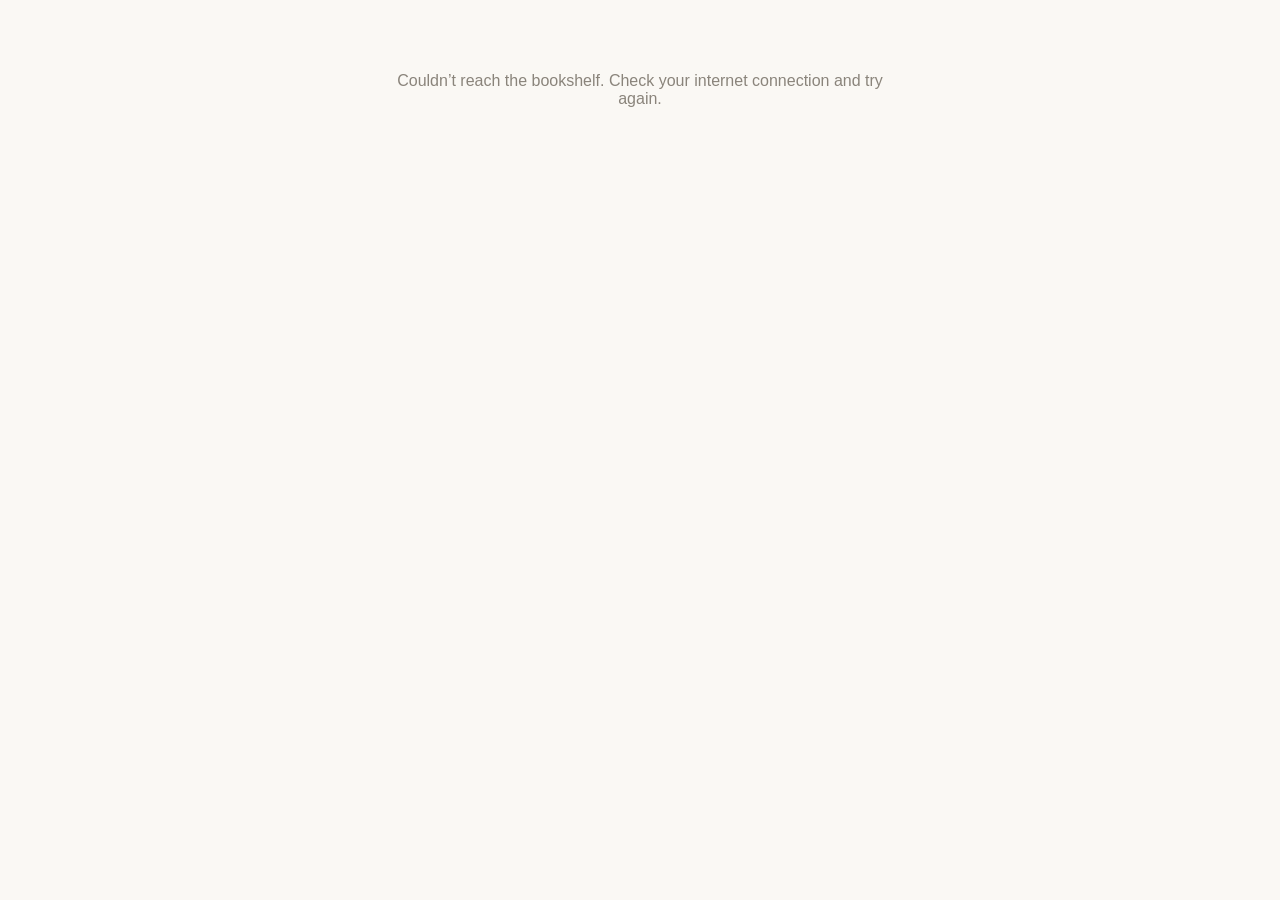
<file: index.html>
<!doctype html>
<html lang="en">
<head>
  <meta charset="utf-8">
  <!-- Makes the page fit a phone screen instead of a zoomed-out desktop view. -->
  <meta name="viewport" content="width=device-width, initial-scale=1, viewport-fit=cover">
  <title>Mohnblume’s Bookshelf</title>
  <!-- For "Add to Home Screen": the app's name, icon, and opening full-screen without Safari's address bar. -->
  <link rel="manifest" href="manifest.json">
  <link rel="apple-touch-icon" href="icons/apple-touch-icon.png">
  <meta name="apple-mobile-web-app-capable" content="yes">
  <meta name="apple-mobile-web-app-title" content="Bookshelf">
  <meta name="theme-color" content="#faf8f4" media="(prefers-color-scheme: light)">
  <meta name="theme-color" content="#161513" media="(prefers-color-scheme: dark)">
  <link rel="stylesheet" href="style.css">
</head>
<body>
  <!-- The app draws each screen inside this element (see app.js). -->
  <main id="app"></main>
  <script src="app.js"></script>
</body>
</html>
</file>
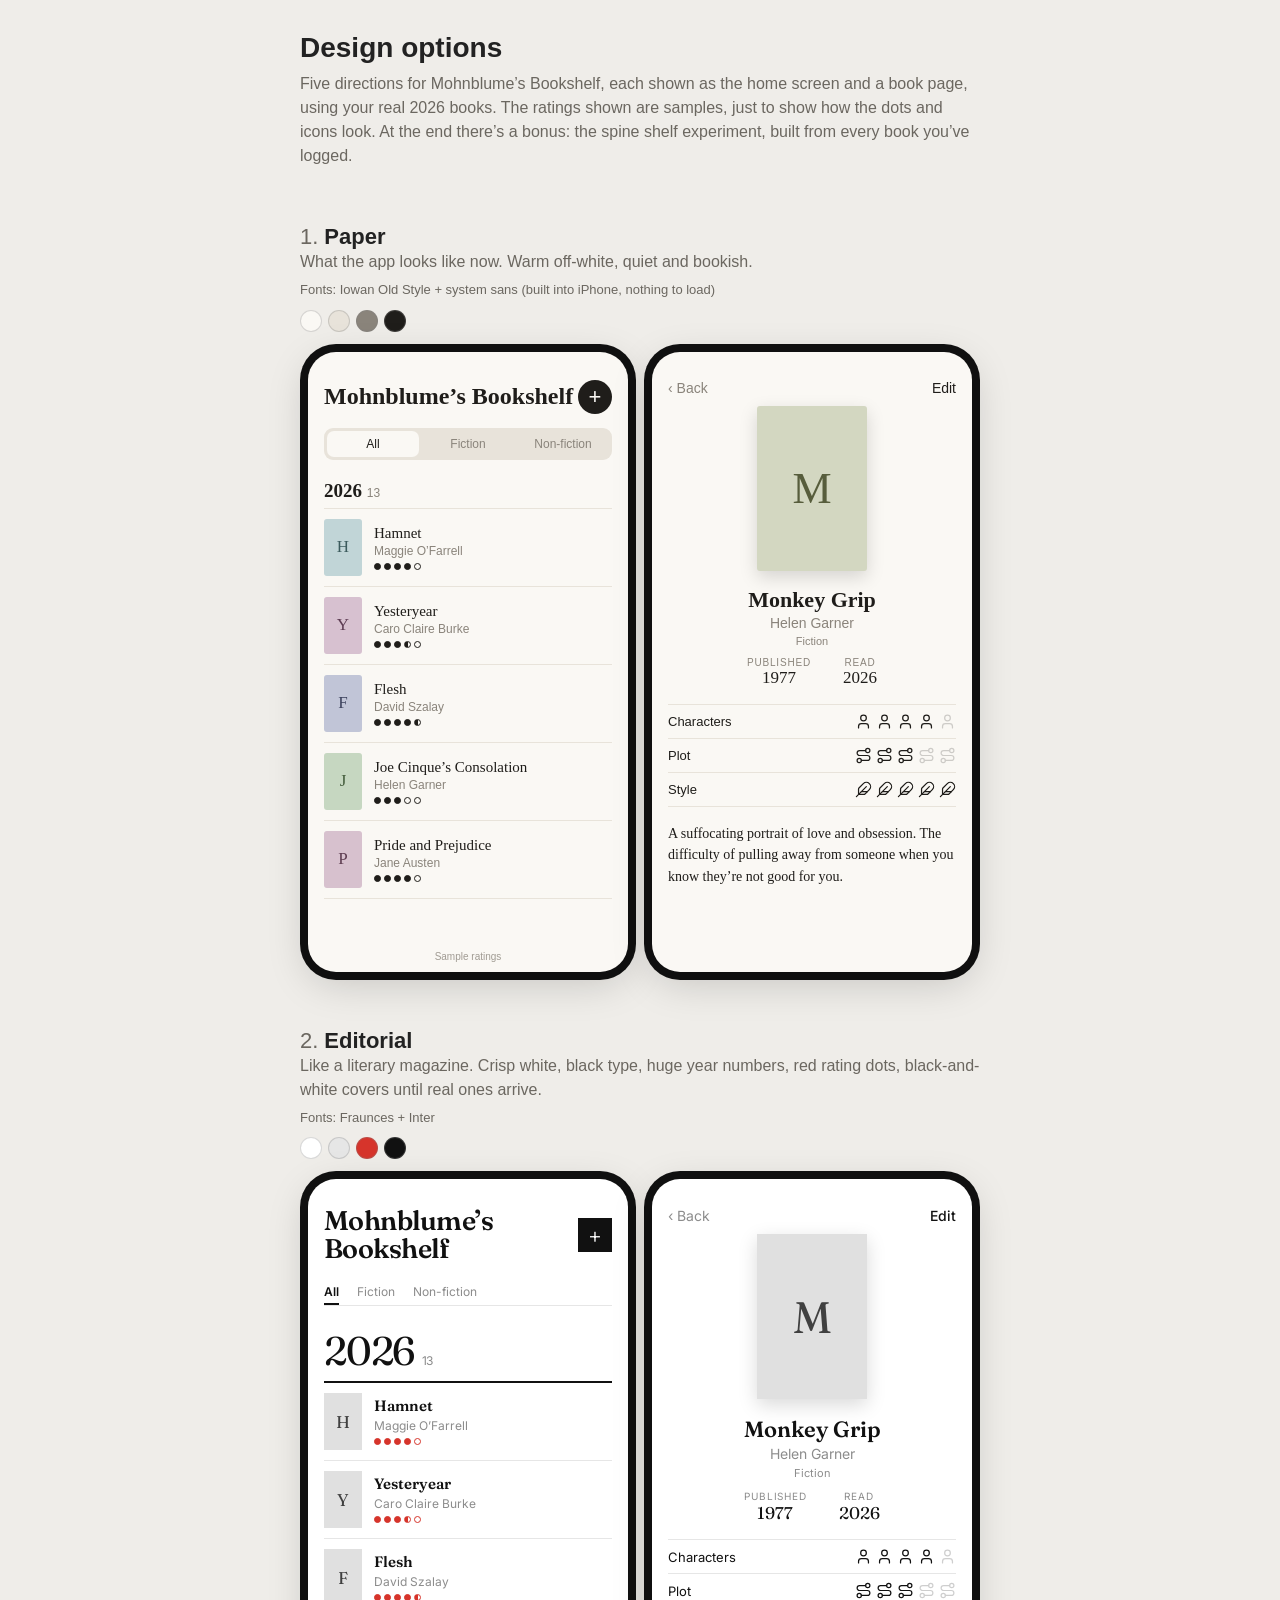
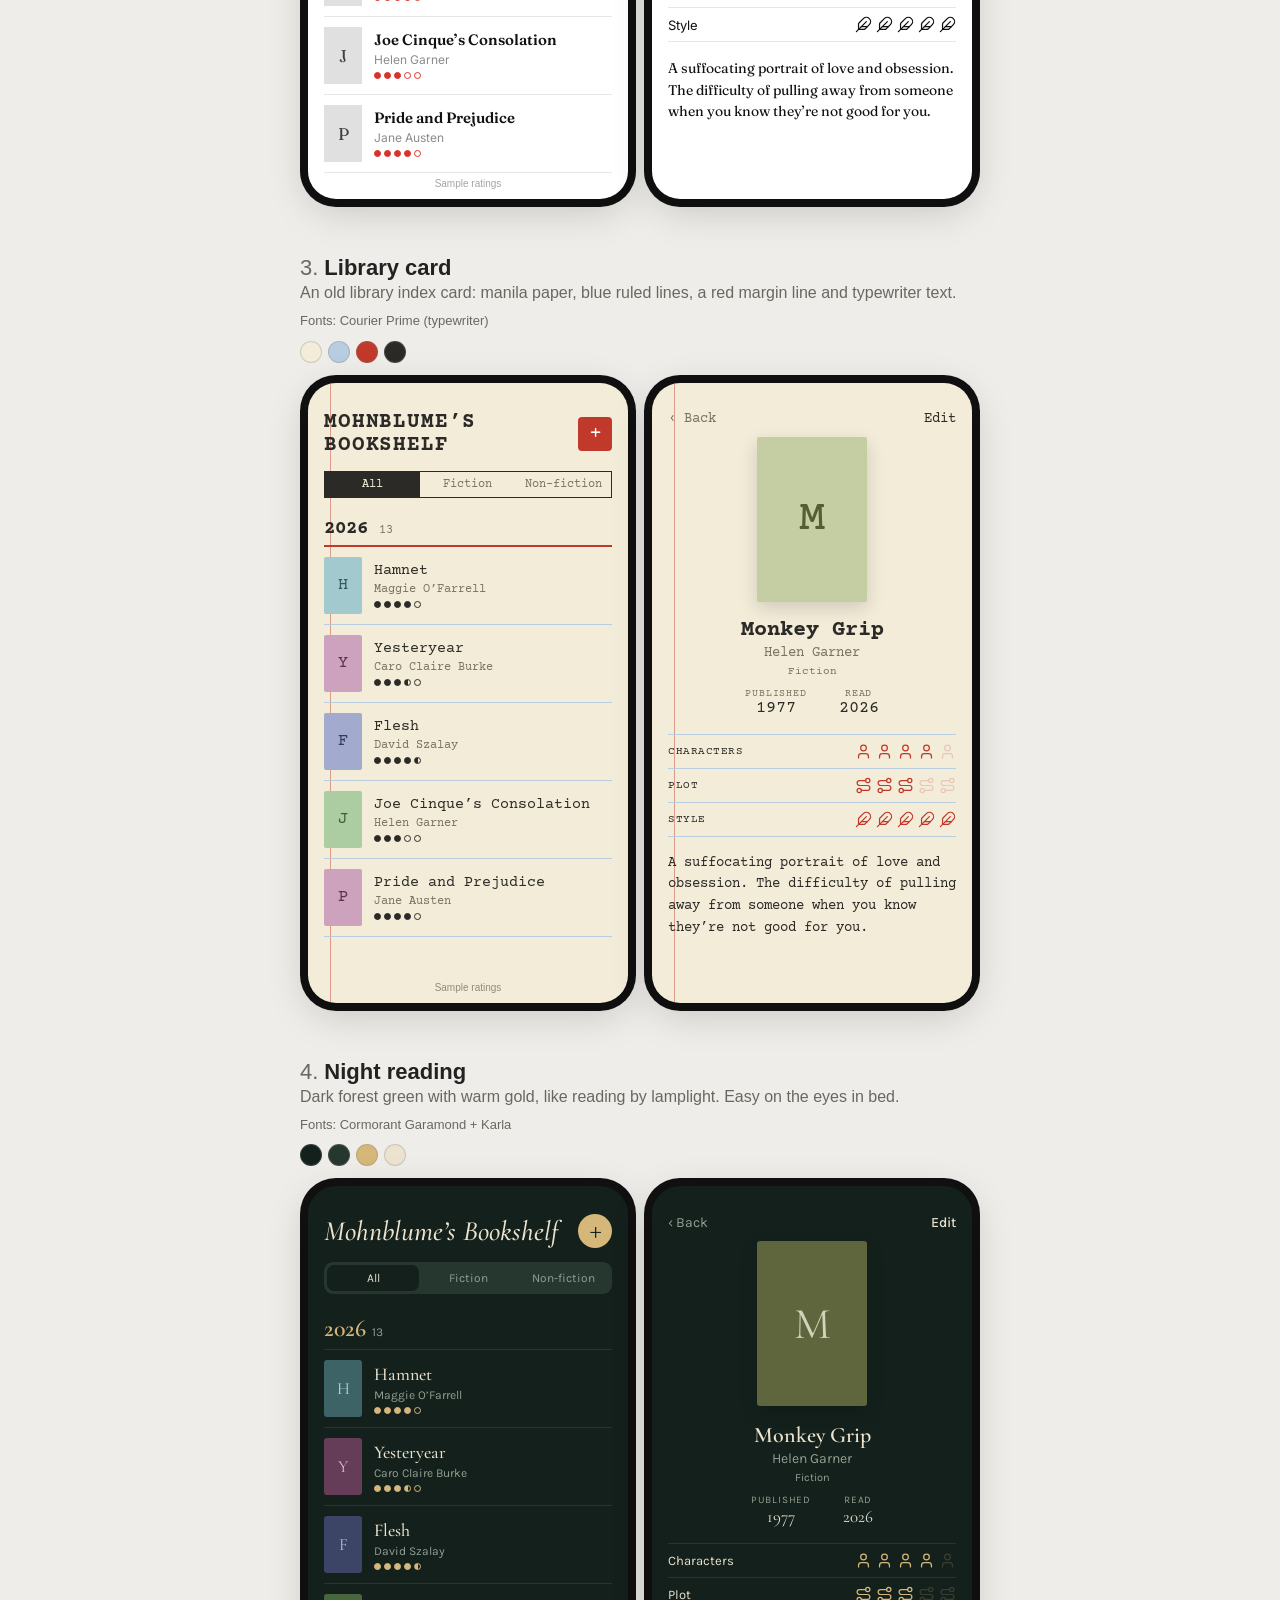
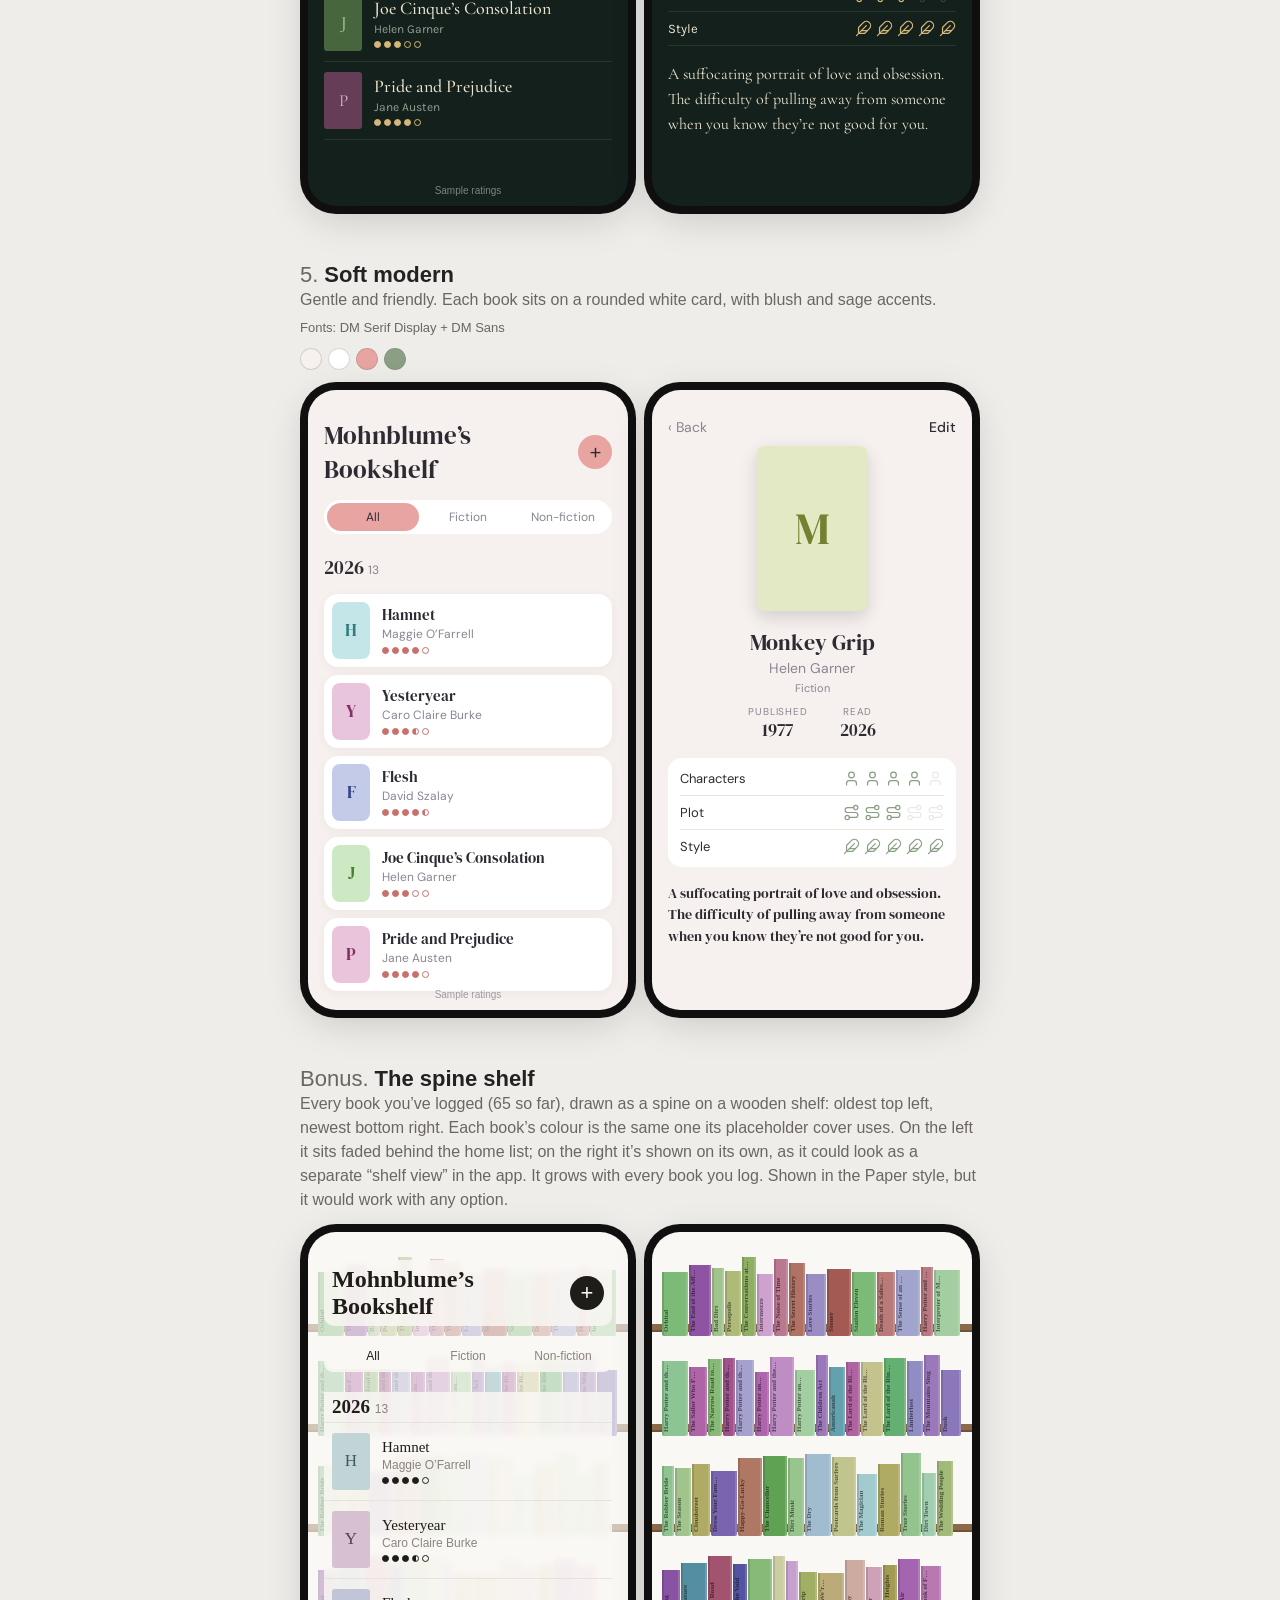
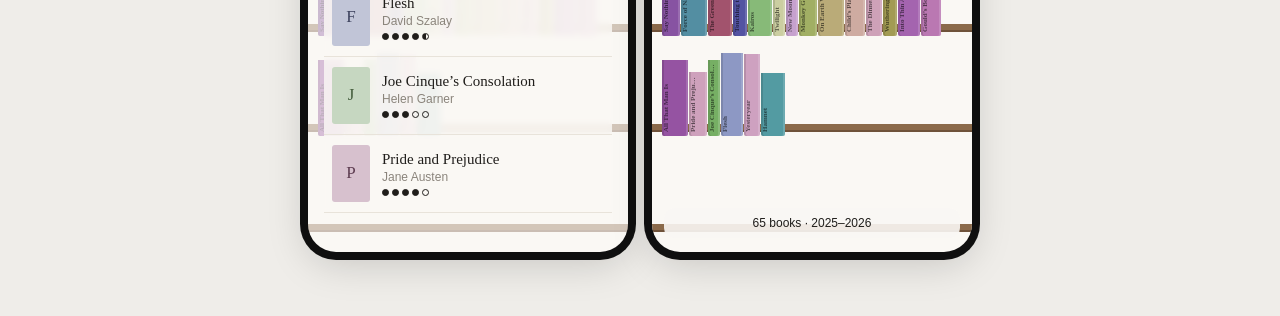
<file: design-options.html>
<!doctype html>
<html lang="en">
<head>
  <meta charset="utf-8">
  <meta name="viewport" content="width=device-width, initial-scale=1">
  <title>Design Options</title>
  <!-- Fonts for the options below, from Google Fonts (free). Only the chosen ones would go in the real app. -->
  <link rel="preconnect" href="https://fonts.googleapis.com">
  <link rel="preconnect" href="https://fonts.gstatic.com" crossorigin>
  <link href="https://fonts.googleapis.com/css2?family=Cormorant+Garamond:ital,wght@0,500;0,600;1,500&family=Courier+Prime:wght@400;700&family=DM+Sans:wght@400;500&family=DM+Serif+Display&family=Fraunces:opsz,wght@9..144,400;9..144,600&family=Inter:wght@400;500;600&family=Karla:wght@400;500&display=swap" rel="stylesheet">
  <style>
    /* ---------- The page itself (neutral, so the options stand out) ---------- */
    :root {
      --page-bg: #efede9;
      --page-text: #222;
      --page-muted: #6b6760;
    }
    @media (prefers-color-scheme: dark) {
      :root {
        --page-bg: #1b1a19;
        --page-text: #eee;
        --page-muted: #9b968e;
      }
    }
    * { box-sizing: border-box; margin: 0; padding: 0; }
    body {
      background: var(--page-bg);
      color: var(--page-text);
      font-family: -apple-system, BlinkMacSystemFont, "Helvetica Neue", sans-serif;
      padding: 32px 16px 64px;
    }
    .intro, .option-head { max-width: 680px; margin: 0 auto; }
    .intro h1 { font-size: 28px; margin-bottom: 8px; }
    .intro p, .option-head p { color: var(--page-muted); line-height: 1.5; }
    .option { margin-top: 56px; }
    .option-head h2 { font-size: 22px; }
    .option-head .number { color: var(--page-muted); font-weight: 400; margin-right: 6px; }
    .option-head .fonts { font-size: 13px; margin-top: 6px; }
    .swatches { display: flex; gap: 6px; margin-top: 10px; }
    .swatches span { width: 22px; height: 22px; border-radius: 50%; border: 1px solid rgb(128 128 128 / 0.3); }
    .previews { display: flex; flex-wrap: wrap; justify-content: center; gap: 24px; margin-top: 20px; }

    /* ---------- A phone-sized screen ---------- */
    .phone {
      width: 320px;
      height: 620px;
      overflow: hidden;
      position: relative;
      border-radius: 28px;
      box-shadow: 0 10px 40px rgb(0 0 0 / 0.18), 0 0 0 8px #111;
      background: var(--bg);
      color: var(--text);
      font-family: var(--body);
    }
    .screen { position: relative; height: 100%; padding: 28px 16px; }

    /* Shared layout (each theme below changes the look) */
    .top-row { display: flex; justify-content: space-between; align-items: center; margin-bottom: 14px; }
    .top-row h1 { font-family: var(--display); font-size: 24px; font-weight: 600; }
    .plus {
      width: 34px; height: 34px; border-radius: 50%; flex-shrink: 0;
      display: flex; align-items: center; justify-content: center;
      background: var(--accent); color: var(--on-accent); font-size: 22px; font-weight: 300;
    }
    .tabs { display: flex; gap: 3px; padding: 3px; background: var(--line); border-radius: 9px; margin-bottom: 20px; }
    .tabs span { flex: 1; text-align: center; padding: 6px 0; font-size: 12px; color: var(--muted); border-radius: 7px; }
    .tabs .active { background: var(--bg); color: var(--text); }
    .year { font-family: var(--display); font-size: 19px; font-weight: 600; padding-bottom: 6px; border-bottom: 1px solid var(--line); }
    .count { font-family: var(--body); font-size: 12px; font-weight: 400; color: var(--muted); }
    .rows { list-style: none; }
    .row { display: flex; align-items: center; gap: 12px; padding: 10px 0; border-bottom: 1px solid var(--line); }
    .title { font-family: var(--display); font-size: 15px; line-height: 1.25; }
    .author { color: var(--muted); font-size: 12px; margin-top: 2px; }
    .cover {
      flex-shrink: 0; width: 38px; height: 57px; border-radius: var(--cover-radius);
      display: flex; align-items: center; justify-content: center;
      background: hsl(var(--hue) var(--cover-s) var(--cover-l));
      color: hsl(var(--hue) var(--cover-s) var(--cover-text-l));
      font-family: var(--display); font-size: 17px;
    }
    .dots { display: flex; gap: 3px; margin-top: 5px; }
    .dot { width: 7px; height: 7px; border-radius: 50%; border: 1px solid var(--dot); }
    .dot.full { background: var(--dot); }
    .dot.half { background: linear-gradient(90deg, var(--dot) 50%, transparent 50%); }

    .bar { display: flex; justify-content: space-between; font-size: 14px; color: var(--muted); margin-bottom: 10px; }
    .bar b { color: var(--text); font-weight: 500; }
    .detail { text-align: center; }
    .cover.large { width: 110px; height: 165px; margin: 0 auto 16px; font-size: 44px; box-shadow: 0 6px 18px rgb(0 0 0 / 0.15); }
    .detail h1 { font-family: var(--display); font-size: 22px; font-weight: 600; }
    .detail .author { font-size: 14px; }
    .meta { color: var(--muted); font-size: 11px; margin-top: 4px; }
    .facts { display: flex; justify-content: center; gap: 32px; margin-top: 10px; }
    .facts dt { color: var(--muted); font-size: 10px; text-transform: uppercase; letter-spacing: 0.08em; }
    .facts dd { font-family: var(--display); font-size: 17px; }
    .ratings { margin: 16px 0; border-top: 1px solid var(--line); text-align: left; }
    .rating { display: flex; justify-content: space-between; align-items: center; padding: 8px 0; border-bottom: 1px solid var(--line); font-size: 13px; }
    .rating .label { text-transform: capitalize; }
    .icons { display: flex; gap: 4px; color: var(--icon); }
    .icon { width: 17px; height: 17px; fill: none; stroke: currentColor; stroke-width: 1.75; stroke-linecap: round; stroke-linejoin: round; opacity: 0.2; }
    .icon.on { opacity: 1; }
    .review { font-family: var(--display); font-size: 14px; line-height: 1.55; text-align: left; }
    .sample { position: absolute; bottom: 10px; left: 0; right: 0; text-align: center; font: 10px -apple-system, sans-serif; color: var(--muted); opacity: 0.8; }

    /* ---------- 1. Paper (what the app uses now) ---------- */
    .t-paper {
      --bg: #faf8f4; --text: #1f1d1a; --muted: #8a847b; --line: #e8e3da;
      --accent: #1f1d1a; --on-accent: #faf8f4; --dot: #1f1d1a; --icon: #1f1d1a;
      --display: "Iowan Old Style", Palatino, Georgia, serif;
      --body: -apple-system, BlinkMacSystemFont, "Helvetica Neue", sans-serif;
      --cover-s: 22%; --cover-l: 80%; --cover-text-l: 30%; --cover-radius: 3px;
    }

    /* ---------- 2. Editorial ---------- */
    .t-editorial {
      --bg: #ffffff; --text: #111; --muted: #8c8c8c; --line: #e6e6e6;
      --accent: #111; --on-accent: #fff; --dot: #d6342b; --icon: #111;
      --display: "Fraunces", Georgia, serif;
      --body: "Inter", -apple-system, sans-serif;
      --cover-s: 0%; --cover-l: 88%; --cover-text-l: 25%; --cover-radius: 0;
    }
    .t-editorial .top-row h1 { font-size: 27px; letter-spacing: -0.02em; line-height: 1.05; }
    .t-editorial .plus { border-radius: 0; }
    .t-editorial .tabs { background: none; padding: 0; gap: 18px; border-bottom: 1px solid var(--line); border-radius: 0; }
    .t-editorial .tabs span { flex: none; padding: 6px 0; border-radius: 0; }
    .t-editorial .tabs .active { background: none; box-shadow: inset 0 -2px 0 var(--text); font-weight: 600; }
    .t-editorial .year { font-size: 40px; font-weight: 400; letter-spacing: -0.03em; border-bottom: 2px solid var(--text); }
    .t-editorial .title { font-weight: 600; }

    /* ---------- 3. Library card ---------- */
    .t-card {
      --bg: #f3ecd9; --text: #2b2a26; --muted: #7b725f; --line: #b9cde0;
      --accent: #c0392b; --on-accent: #fff; --dot: #2b2a26; --icon: #c0392b;
      --display: "Courier Prime", "Courier New", monospace;
      --body: "Courier Prime", "Courier New", monospace;
      --cover-s: 30%; --cover-l: 72%; --cover-text-l: 28%; --cover-radius: 2px;
    }
    /* The red margin line of an index card. */
    .t-card .screen { background: linear-gradient(90deg, transparent 22px, rgb(192 57 43 / 0.45) 22px 23px, transparent 23px); }
    .t-card .top-row h1 { font-weight: 700; font-size: 21px; text-transform: uppercase; letter-spacing: 0.04em; }
    .t-card .plus { border-radius: 4px; }
    .t-card .tabs { background: none; border: 1px solid var(--text); border-radius: 0; padding: 0; gap: 0; }
    .t-card .tabs span { border-radius: 0; }
    .t-card .tabs .active { background: var(--text); color: var(--bg); }
    .t-card .year { font-weight: 700; border-bottom: 2px solid var(--accent); }
    .t-card .rating .label { text-transform: uppercase; font-size: 11px; letter-spacing: 0.05em; }

    /* ---------- 4. Night reading ---------- */
    .t-night {
      --bg: #13201b; --text: #ece3cf; --muted: #93a093; --line: #26372f;
      --accent: #d6b77a; --on-accent: #13201b; --dot: #d6b77a; --icon: #d6b77a;
      --display: "Cormorant Garamond", Georgia, serif;
      --body: "Karla", -apple-system, sans-serif;
      --cover-s: 25%; --cover-l: 32%; --cover-text-l: 78%; --cover-radius: 3px;
    }
    .t-night .top-row h1 { font-size: 28px; font-style: italic; font-weight: 500; }
    .t-night .year { font-size: 24px; color: var(--accent); }
    .t-night .title { font-size: 18px; font-weight: 500; }
    .t-night .review { font-size: 16px; }

    /* ---------- 5. Soft modern ---------- */
    .t-soft {
      --bg: #f6f1ee; --text: #2d2a32; --muted: #8b8492; --line: #ebe3de;
      --accent: #e8a4a0; --on-accent: #2d2a32; --dot: #c9706a; --icon: #8a9f84;
      --display: "DM Serif Display", Georgia, serif;
      --body: "DM Sans", -apple-system, sans-serif;
      --cover-s: 45%; --cover-l: 84%; --cover-text-l: 35%; --cover-radius: 8px;
    }
    .t-soft .top-row h1 { font-weight: 400; font-size: 25px; }
    .t-soft .tabs { background: #fff; border-radius: 999px; }
    .t-soft .tabs span { border-radius: 999px; }
    .t-soft .tabs .active { background: var(--accent); color: var(--on-accent); }
    .t-soft .year { font-weight: 400; border: 0; }
    .t-soft .rows { display: grid; gap: 8px; margin-top: 8px; }
    .t-soft .row { background: #fff; border: 0; border-radius: 14px; padding: 8px; box-shadow: 0 2px 8px rgb(80 50 60 / 0.06); }
    .t-soft .detail h1 { font-weight: 400; }
    .t-soft .ratings { background: #fff; border-radius: 14px; border: 0; padding: 4px 12px; }
    .t-soft .rating:last-child { border: 0; }

    /* ---------- Bonus: the spine shelf ---------- */
    /* Each shelf row is exactly 100px tall; the stripe repeats every 100px to draw a wooden plank under each row. */
    .shelf {
      display: flex; flex-wrap: wrap; align-content: flex-start; padding: 0 10px;
      background: repeating-linear-gradient(to bottom, transparent 0 92px, #8b6a4a 92px 98px, #6f523a 98px 100px);
    }
    .slot { height: 100px; display: flex; align-items: flex-end; padding-bottom: 8px; }
    .spine {
      border-radius: 2px 2px 0 0; margin-right: 1px;
      background: hsl(var(--hue) 32% var(--l));
      box-shadow: inset -2px 0 0 rgb(0 0 0 / 0.12), inset 2px 0 0 rgb(255 255 255 / 0.15);
      writing-mode: vertical-rl; transform: rotate(180deg);
      font: 600 7px var(--display); color: rgb(0 0 0 / 0.55);
      overflow: hidden; white-space: nowrap; text-overflow: ellipsis; padding: 4px 0; text-align: left;
    }
    .t-shelf .shelf { position: absolute; inset: 0; padding-top: 12px; }
    .t-shelf .over { position: relative; }
    .t-shelf .faded .shelf { opacity: 0.35; }
    .t-shelf .faded .top-row, .t-shelf .faded .tabs, .t-shelf .faded .year, .t-shelf .faded .row {
      background: rgb(250 248 244 / 0.82); backdrop-filter: blur(3px); -webkit-backdrop-filter: blur(3px);
    }
    .t-shelf .faded .top-row { padding: 6px 8px; border-radius: 10px; }
    .t-shelf .faded .row { padding-left: 8px; padding-right: 8px; }
    .t-shelf .faded .year { padding: 4px 8px; }
    .shelf-label {
      position: absolute; left: 12px; right: 12px; bottom: 14px; text-align: center;
      background: rgb(250 248 244 / 0.9); border-radius: 10px; padding: 8px; font-size: 12px;
    }
  </style>
</head>
<body>
  <header class="intro">
    <h1>Design options</h1>
    <p>Five directions for Mohnblume’s Bookshelf, each shown as the home screen and a book page, using your real 2026 books. The ratings shown are samples, just to show how the dots and icons look. At the end there’s a bonus: the spine shelf experiment, built from every book you’ve logged.</p>
  </header>
  <main id="options"></main>

  <script>
    // Your books (falls back to a few titles if books.json can't be read).
    const FALLBACK = [
      { title: "Yesteryear", author: "Caro Claire Burke", year: 2026, position: 12 },
      { title: "Flesh", author: "David Szalay", year: 2026, position: 11 },
      { title: "Joe Cinque’s Consolation", author: "Helen Garner", year: 2026, position: 10 },
      { title: "Pride and Prejudice", author: "Jane Austen", year: 2026, position: 9 },
      { title: "All That Man Is", author: "David Szalay", year: 2026, position: 8 },
    ];

    const OPTIONS = [
      { id: "paper", name: "Paper", fonts: "Iowan Old Style + system sans (built into iPhone, nothing to load)",
        about: "What the app looks like now. Warm off-white, quiet and bookish.",
        swatches: ["#faf8f4", "#e8e3da", "#8a847b", "#1f1d1a"] },
      { id: "editorial", name: "Editorial", fonts: "Fraunces + Inter",
        about: "Like a literary magazine. Crisp white, black type, huge year numbers, red rating dots, black-and-white covers until real ones arrive.",
        swatches: ["#ffffff", "#e6e6e6", "#d6342b", "#111111"] },
      { id: "card", name: "Library card", fonts: "Courier Prime (typewriter)",
        about: "An old library index card: manila paper, blue ruled lines, a red margin line and typewriter text.",
        swatches: ["#f3ecd9", "#b9cde0", "#c0392b", "#2b2a26"] },
      { id: "night", name: "Night reading", fonts: "Cormorant Garamond + Karla",
        about: "Dark forest green with warm gold, like reading by lamplight. Easy on the eyes in bed.",
        swatches: ["#13201b", "#26372f", "#d6b77a", "#ece3cf"] },
      { id: "soft", name: "Soft modern", fonts: "DM Serif Display + DM Sans",
        about: "Gentle and friendly. Each book sits on a rounded white card, with blush and sage accents.",
        swatches: ["#f6f1ee", "#ffffff", "#e8a4a0", "#8a9f84"] },
    ];

    // Lucide icons (lucide.dev, ISC licence) for the sample book page.
    const ICONS = {
      characters: '<path d="M19 21v-2a4 4 0 0 0-4-4H9a4 4 0 0 0-4 4v2"/><circle cx="12" cy="7" r="4"/>',
      plot: '<circle cx="6" cy="19" r="3"/><path d="M9 19h8.5a3.5 3.5 0 0 0 0-7h-11a3.5 3.5 0 0 1 0-7H15"/><circle cx="18" cy="5" r="3"/>',
      style: '<path d="M12.67 19a2 2 0 0 0 1.416-.588l6.154-6.172a6 6 0 0 0-8.49-8.49L5.586 9.914A2 2 0 0 0 5 11.328V18a1 1 0 0 0 1 1z"/><path d="M16 8 2 22"/><path d="M17.5 15H9"/>',
    };
    const SAMPLE_DOTS = [4, 3.5, 4.5, 3, 4]; // sample averages for the home rows
    const SAMPLE_RATINGS = { characters: 4, plot: 3, style: 5 };

    function hue(text) {
      let n = 0;
      for (const c of text) n = (n * 31 + c.charCodeAt(0)) % 360;
      return n;
    }

    function esc(text) {
      const r = { "&": "&amp;", "<": "&lt;", ">": "&gt;", '"': "&quot;", "'": "&#39;" };
      return String(text).replace(/[&<>"']/g, (c) => r[c]);
    }

    function dots(score) {
      let html = "";
      for (let i = 1; i <= 5; i++) {
        html += `<span class="dot ${score >= i ? "full" : score >= i - 0.5 ? "half" : ""}"></span>`;
      }
      return `<div class="dots">${html}</div>`;
    }

    function cover(title, extra = "") {
      return `<div class="cover ${extra}" style="--hue:${hue(title)}">${esc(title[0])}</div>`;
    }

    function homeScreen(recent, count) {
      const rows = recent.map((b, i) => `
        <li class="row">
          ${cover(b.title)}
          <div><p class="title">${esc(b.title)}</p><p class="author">${esc(b.author)}</p>${dots(SAMPLE_DOTS[i])}</div>
        </li>`).join("");
      return `
        <div class="top-row"><h1>Mohnblume’s Bookshelf</h1><span class="plus">+</span></div>
        <div class="tabs"><span class="active">All</span><span>Fiction</span><span>Non-fiction</span></div>
        <h2 class="year">2026 <span class="count">${count}</span></h2>
        <ul class="rows">${rows}</ul>`;
    }

    function bookScreen(book) {
      const rows = Object.entries(SAMPLE_RATINGS).map(([cat, score]) => {
        let icons = "";
        for (let i = 1; i <= 5; i++) icons += `<svg class="icon ${score >= i ? "on" : ""}" viewBox="0 0 24 24">${ICONS[cat]}</svg>`;
        return `<div class="rating"><span class="label">${cat}</span><span class="icons">${icons}</span></div>`;
      }).join("");
      const review = book.review ? book.review.split(". ").slice(0, 2).join(". ") + "." : "";
      return `
        <div class="bar"><span>‹ Back</span><b>Edit</b></div>
        <div class="detail">
          ${cover(book.title, "large")}
          <h1>${esc(book.title)}</h1>
          <p class="author">${esc(book.author)}</p>
          <p class="meta">Fiction</p>
          <dl class="facts"><div><dt>Published</dt><dd>${book.published || 1977}</dd></div><div><dt>Read</dt><dd>${book.year}</dd></div></dl>
          <div class="ratings">${rows}</div>
          <p class="review">${esc(review)}</p>
        </div>`;
    }

    // One spine per book. Width comes from the title length, height and shade from the title's "hue" number.
    function shelf(all) {
      const spines = all.map((b) => {
        const h = hue(b.title);
        const width = 12 + (b.title.length % 8) * 2;
        const height = 62 + (h % 23);
        const light = 48 + (h % 5) * 6;
        return `<div class="slot"><div class="spine" style="--hue:${h};--l:${light}%;width:${width}px;height:${height}px">${esc(b.title)}</div></div>`;
      }).join("");
      return `<div class="shelf">${spines}</div>`;
    }

    async function start() {
      let books = FALLBACK;
      try {
        books = await (await fetch("books.json")).json();
      } catch (e) {}

      const year2026 = books.filter((b) => b.year === 2026).sort((a, b) => b.position - a.position);
      const recent = year2026.slice(0, 5);
      const featured = books.find((b) => b.title === "Monkey Grip") || recent[0];
      const shelfOrder = [...books].sort((a, b) => a.year - b.year || a.position - b.position);

      const html = OPTIONS.map((o, i) => `
        <section class="option">
          <div class="option-head">
            <h2><span class="number">${i + 1}.</span>${o.name}</h2>
            <p>${o.about}</p>
            <p class="fonts">Fonts: ${o.fonts}</p>
            <div class="swatches">${o.swatches.map((c) => `<span style="background:${c}"></span>`).join("")}</div>
          </div>
          <div class="previews t-${o.id}">
            <div class="phone"><div class="screen">${homeScreen(recent, year2026.length)}<p class="sample">Sample ratings</p></div></div>
            <div class="phone"><div class="screen">${bookScreen(featured)}</div></div>
          </div>
        </section>`).join("");

      const bonus = `
        <section class="option">
          <div class="option-head">
            <h2><span class="number">Bonus.</span>The spine shelf</h2>
            <p>Every book you’ve logged (${books.length} so far), drawn as a spine on a wooden shelf: oldest top left, newest bottom right. Each book’s colour is the same one its placeholder cover uses. On the left it sits faded behind the home list; on the right it’s shown on its own, as it could look as a separate “shelf view” in the app. It grows with every book you log. Shown in the Paper style, but it would work with any option.</p>
          </div>
          <div class="previews t-paper t-shelf">
            <div class="phone"><div class="screen faded">${shelf(shelfOrder)}<div class="over">${homeScreen(recent, year2026.length)}</div></div></div>
            <div class="phone"><div class="screen">${shelf(shelfOrder)}<p class="shelf-label">${books.length} books · 2025–2026</p></div></div>
          </div>
        </section>`;

      document.getElementById("options").innerHTML = html + bonus;
    }

    start();
  </script>
</body>
</html>
</file>
<file: style.css>
/* Colours and fonts live here as variables, so the design session can change them in one place. */
:root {
  --bg: #faf8f4;
  --text: #1f1d1a;
  --muted: #8a847b;
  --line: #e8e3da;
  --danger: #b3261e;
  --sans: -apple-system, BlinkMacSystemFont, "Helvetica Neue", sans-serif;
  --serif: "Iowan Old Style", "Palatino", Georgia, serif;
}

/* Follows the iPhone's dark mode setting. */
@media (prefers-color-scheme: dark) {
  :root {
    --bg: #161513;
    --text: #efeae2;
    --muted: #8f887d;
    --line: #2b2925;
    --danger: #f2a49c;
  }
}

* {
  box-sizing: border-box;
  margin: 0;
  padding: 0;
}

body {
  background: var(--bg);
  color: var(--text);
  font-family: var(--sans);
  -webkit-font-smoothing: antialiased;
}

a {
  color: inherit;
  text-decoration: none;
}

/* Keeps the app phone-width even on a laptop, and clear of the iPhone notch. */
#app {
  max-width: 560px;
  margin: 0 auto;
  padding: max(24px, env(safe-area-inset-top)) 16px 48px;
}

.empty {
  color: var(--muted);
  text-align: center;
  padding: 48px 0;
}

/* ---------- Home screen ---------- */

.top-row {
  display: flex;
  justify-content: space-between;
  align-items: center;
  margin-bottom: 16px;
}

.top h1 {
  font-family: var(--serif);
  font-size: 28px;
  font-weight: 600;
}

/* A round "+" button. Flexbox centres the plus inside the circle. */
.add-button {
  flex-shrink: 0;
  display: flex;
  align-items: center;
  justify-content: center;
  width: 40px;
  height: 40px;
  border-radius: 50%;
  background: var(--text);
  color: var(--bg);
  font-size: 26px;
  font-weight: 300;
  line-height: 1;
}

.tabs {
  display: flex;
  gap: 4px;
  padding: 3px;
  background: var(--line);
  border-radius: 10px;
  margin-bottom: 28px;
}

.tabs button {
  flex: 1;
  border: 0;
  border-radius: 8px;
  padding: 8px 0;
  background: transparent;
  color: var(--muted);
  font: 500 14px var(--sans);
  cursor: pointer;
}

.tabs button.active {
  background: var(--bg);
  color: var(--text);
}

.year {
  font-family: var(--serif);
  font-size: 22px;
  font-weight: 600;
  padding-bottom: 8px;
  border-bottom: 1px solid var(--line);
}

.count {
  font-family: var(--sans);
  font-size: 14px;
  font-weight: 400;
  color: var(--muted);
}

.book-list {
  list-style: none;
  margin-bottom: 32px;
}

.book-row {
  display: flex;
  align-items: center;
  gap: 14px;
  padding: 12px 0;
  border-bottom: 1px solid var(--line);
}

.title {
  font-family: var(--serif);
  font-size: 17px;
  line-height: 1.25;
}

.author {
  color: var(--muted);
  font-size: 14px;
  margin-top: 2px;
}

/* ---------- Covers ---------- */

.cover {
  flex-shrink: 0;
  border-radius: 3px;
  object-fit: cover;
}

.cover.small {
  width: 44px;
  height: 66px;
}

.cover.large {
  width: 160px;
  height: 240px;
  margin: 8px auto 24px;
  box-shadow: 0 6px 20px rgb(0 0 0 / 0.12);
}

.cover.placeholder {
  display: flex;
  align-items: center;
  justify-content: center;
  background: hsl(var(--hue) 22% 80%);
  color: hsl(var(--hue) 25% 30%);
  font-family: var(--serif);
  font-size: 20px;
}

.cover.large.placeholder {
  font-size: 64px;
}

/* ---------- Rating dots ---------- */

.dots {
  display: flex;
  gap: 4px;
  margin-top: 6px;
}

.dot {
  width: 8px;
  height: 8px;
  border-radius: 50%;
  border: 1px solid var(--text);
}

.dot.full {
  background: var(--text);
}

.dot.half {
  background: linear-gradient(90deg, var(--text) 50%, transparent 50%);
}

/* ---------- Book screen ---------- */

.back {
  display: inline-block;
  color: var(--muted);
  font-size: 16px;
  padding: 4px 0 12px;
}

/* The row with "‹ Back" on the left and "Edit" on the right. */
.bar {
  display: flex;
  justify-content: space-between;
  align-items: baseline;
}

.edit {
  font-size: 16px;
  font-weight: 500;
  padding: 4px 0 12px;
}

.book {
  text-align: center;
}

.unrated {
  margin: -16px 0 24px;
}

.book h1 {
  font-family: var(--serif);
  font-size: 26px;
  font-weight: 600;
  line-height: 1.2;
}

.book .author {
  font-size: 16px;
}

.meta {
  color: var(--muted);
  font-size: 13px;
  margin-top: 6px;
}

.ratings {
  margin: 28px 0;
  border-top: 1px solid var(--line);
}

.rating-row {
  display: flex;
  justify-content: space-between;
  align-items: center;
  padding: 12px 0;
  border-bottom: 1px solid var(--line);
}

.label {
  font-size: 15px;
  text-transform: capitalize;
}

.icons {
  display: flex;
  gap: 6px;
}

.icon {
  width: 20px;
  height: 20px;
  fill: none;
  stroke: currentColor;
  stroke-width: 1.75;
  stroke-linecap: round;
  stroke-linejoin: round;
  opacity: 0.2;
}

.icon.on {
  opacity: 1;
}

.review {
  font-family: var(--serif);
  font-size: 17px;
  line-height: 1.6;
  text-align: left;
}

/* ---------- Add / edit screen ---------- */

.book-form h1 {
  font-family: var(--serif);
  font-size: 26px;
  font-weight: 600;
  margin-bottom: 20px;
}

.book-form label,
.book-form legend {
  display: block;
  color: var(--muted);
  font-size: 14px;
  margin-bottom: 16px;
}

/* 17px text stops the iPhone zooming in when you tap a field (it zooms anything under 16px). */
.book-form input:not([type="radio"]),
.book-form textarea {
  display: block;
  width: 100%;
  margin-top: 6px;
  padding: 10px 12px;
  border: 1px solid var(--line);
  border-radius: 8px;
  background: transparent;
  color: var(--text);
  font: 17px var(--sans);
}

.book-form textarea {
  font-family: var(--serif);
  line-height: 1.5;
  resize: vertical;
}

.hint {
  font-size: 12px;
  color: var(--muted);
  opacity: 0.8;
}

/* Fiction / Non-fiction: radio buttons dressed up as two big tappable boxes. */
.choice {
  display: flex;
  gap: 8px;
  margin-bottom: 16px;
}

.choice label {
  flex: 1;
  margin: 0;
  padding: 10px;
  text-align: center;
  color: var(--text);
  border: 1px solid var(--line);
  border-radius: 8px;
  cursor: pointer;
}

.choice input {
  position: absolute;
  opacity: 0;
}

.choice label:has(input:checked) {
  background: var(--text);
  color: var(--bg);
  border-color: var(--text);
}

fieldset {
  border: 0;
  margin-bottom: 16px;
}

legend {
  margin-bottom: 4px !important;
}

/* Only show the rating categories for the type that's chosen. */
.rate-group {
  display: none;
}

.book-form[data-type="fiction"] [data-for="fiction"],
.book-form[data-type="nonfiction"] [data-for="nonfiction"] {
  display: block;
}

.icons button {
  background: none;
  border: 0;
  padding: 2px;
  color: inherit;
  cursor: pointer;
}

.book-form .icon {
  width: 24px;
  height: 24px;
}

.save {
  width: 100%;
  padding: 14px;
  border: 0;
  border-radius: 10px;
  background: var(--text);
  color: var(--bg);
  font: 600 16px var(--sans);
  cursor: pointer;
}

.delete {
  width: 100%;
  margin-top: 12px;
  padding: 14px;
  border: 0;
  background: transparent;
  color: var(--danger);
  font: 500 16px var(--sans);
  cursor: pointer;
}

/* ---------- Published / Read (book screen) ---------- */

/* <dl> is a "description list": pairs of a term (<dt>) and its value (<dd>). */
.facts {
  display: flex;
  justify-content: center;
  gap: 40px;
  margin-top: 16px;
}

.facts dt {
  color: var(--muted);
  font-size: 12px;
  text-transform: uppercase;
  letter-spacing: 0.08em;
}

.facts dd {
  font-family: var(--serif);
  font-size: 20px;
  margin-top: 2px;
}

/* Two form fields side by side (Year read + Published). */
.pair {
  display: grid;
  grid-template-columns: 1fr 1fr;
  gap: 12px;
}

/* ---------- Want to read (bottom of home) ---------- */

.want {
  margin-top: 8px;
}

.want-list {
  list-style: none;
}

.want-list li {
  display: flex;
  align-items: center;
  gap: 12px;
  padding: 10px 0;
  border-bottom: 1px solid var(--line);
}

.want-text {
  flex: 1;
  min-width: 0;
}

.want-title {
  font-family: var(--serif);
  font-size: 16px;
}

.want-author {
  color: var(--muted);
  font-size: 13px;
  margin-left: 6px;
}

.want-read {
  font-size: 13px;
  font-weight: 500;
  padding: 4px 10px;
  border: 1px solid var(--line);
  border-radius: 999px;
}

.want-remove {
  border: 0;
  background: none;
  color: var(--muted);
  font-size: 20px;
  line-height: 1;
  padding: 4px;
  cursor: pointer;
}

.want-add {
  display: flex;
  gap: 8px;
  margin-top: 12px;
}

/* 17px again stops the iPhone zooming in on the box. */
.want-add input {
  flex: 1;
  min-width: 0;
  padding: 8px 12px;
  border: 1px solid var(--line);
  border-radius: 8px;
  background: transparent;
  color: var(--text);
  font: 17px var(--sans);
}

.want-add button {
  border: 0;
  border-radius: 8px;
  padding: 0 16px;
  background: var(--line);
  color: var(--text);
  font: 500 15px var(--sans);
  cursor: pointer;
}

/* ---------- Backup ---------- */

.backup-link {
  display: block;
  text-align: center;
  color: var(--muted);
  font-size: 13px;
  margin-top: 40px;
}

.backup h1 {
  font-family: var(--serif);
  font-size: 26px;
  font-weight: 600;
  margin-bottom: 12px;
}

.backup h2 {
  font-family: var(--serif);
  font-size: 20px;
  font-weight: 600;
  margin: 36px 0 8px;
}

.backup p {
  line-height: 1.5;
  margin-bottom: 16px;
}

.backup .hint {
  display: block;
  text-align: center;
  margin-top: 10px;
}

/* The real file picker is hidden; the label around it is what you tap. */
.import-button {
  display: block;
  text-align: center;
  padding: 14px;
  border: 1px solid var(--text);
  border-radius: 10px;
  font-weight: 600;
  cursor: pointer;
}

.import-button input {
  display: none;
}

.status {
  color: var(--muted);
  text-align: center;
  margin-top: 12px;
}

/* ---------- Covers ---------- */

/* The book's colour shows behind a cover image while it loads. */
img.cover {
  background: hsl(var(--hue) 22% 80%);
}

/* Images sit "inline" like words by default; block lets margin: auto centre the big one. */
img.cover.large {
  display: block;
}

.change-cover {
  display: inline-block;
  color: var(--muted);
  font-size: 13px;
  margin: -12px 0 16px;
}

.cover-picker h1 {
  font-family: var(--serif);
  font-size: 26px;
  font-weight: 600;
}

.cover-picker > .hint {
  display: block;
  margin: 4px 0 20px;
}

.cover-picker h2 {
  font-family: var(--serif);
  font-size: 20px;
  font-weight: 600;
  margin: 28px 0 12px;
}

/* Three covers per row; each one is a button you tap to choose it. */
.cover-grid {
  display: grid;
  grid-template-columns: repeat(3, 1fr);
  gap: 16px 12px;
}

.cover-grid .hint {
  grid-column: 1 / -1;
}

.cover-grid button {
  border: 0;
  background: none;
  padding: 0;
  text-align: left;
  color: var(--muted);
  font: 11px/1.3 var(--sans);
  cursor: pointer;
}

.cover-grid img {
  display: block;
  width: 100%;
  aspect-ratio: 2 / 3;
  object-fit: cover;
  border-radius: 3px;
  background: var(--line);
  margin-bottom: 4px;
}

/* ---------- List / Mosaic tabs ---------- */

/* Same look as the Fiction/Non-fiction tabs, just closer to them. */
.view-tabs {
  margin-bottom: 8px;
}

/* ---------- Mosaic view: bigger tiles for better books ---------- */

/* A grid of 4 columns. Each row is 1.5× as tall as a column is wide, so a tile of any size
   (1×1, 2×2, 3×3) keeps a book's 2:3 shape.
   Column width = (page width − 32px side padding − 3 gaps of 6px) ÷ 4, and the page is at most 560px wide.
   "dense" lets the browser slot small tiles into gaps left by big ones, so everything tessellates. */
.book-mosaic {
  --column: calc((min(100vw, 560px) - 32px - 18px) / 4);
  list-style: none;
  display: grid;
  grid-template-columns: repeat(4, 1fr);
  grid-auto-rows: calc(var(--column) * 1.5);
  grid-auto-flow: dense;
  gap: 6px;
  margin: 14px 0 32px;
}

.tile.size-2 {
  grid-column: span 2;
  grid-row: span 2;
}

.tile.size-3 {
  grid-column: span 3;
  grid-row: span 3;
}

.tile a {
  display: block;
  height: 100%;
}

.cover.tile {
  display: block;
  width: 100%;
  height: 100%;
  border-radius: 4px;
}

/* A placeholder tile shows the whole title, sized to suit the tile. */
.cover.tile.placeholder {
  display: flex;
  padding: 6px;
  text-align: center;
  font-size: 11px;
  line-height: 1.2;
  overflow: hidden;
}

.size-2 .cover.tile.placeholder {
  font-size: 17px;
  padding: 12px;
}

.size-3 .cover.tile.placeholder {
  font-size: 24px;
  padding: 18px;
}

/* ---------- Unlock ---------- */

/* The quieter second link under Backup ("Unlock to edit" / "This device can edit · Lock"). */
.backup-link.quiet {
  margin-top: 12px;
  opacity: 0.7;
}

/* 17px again stops the iPhone zooming in on the box. */
.unlock-form input {
  display: block;
  width: 100%;
  padding: 12px;
  margin-bottom: 16px;
  border: 1px solid var(--line);
  border-radius: 8px;
  background: transparent;
  color: var(--text);
  font: 17px var(--sans);
}
</file>
